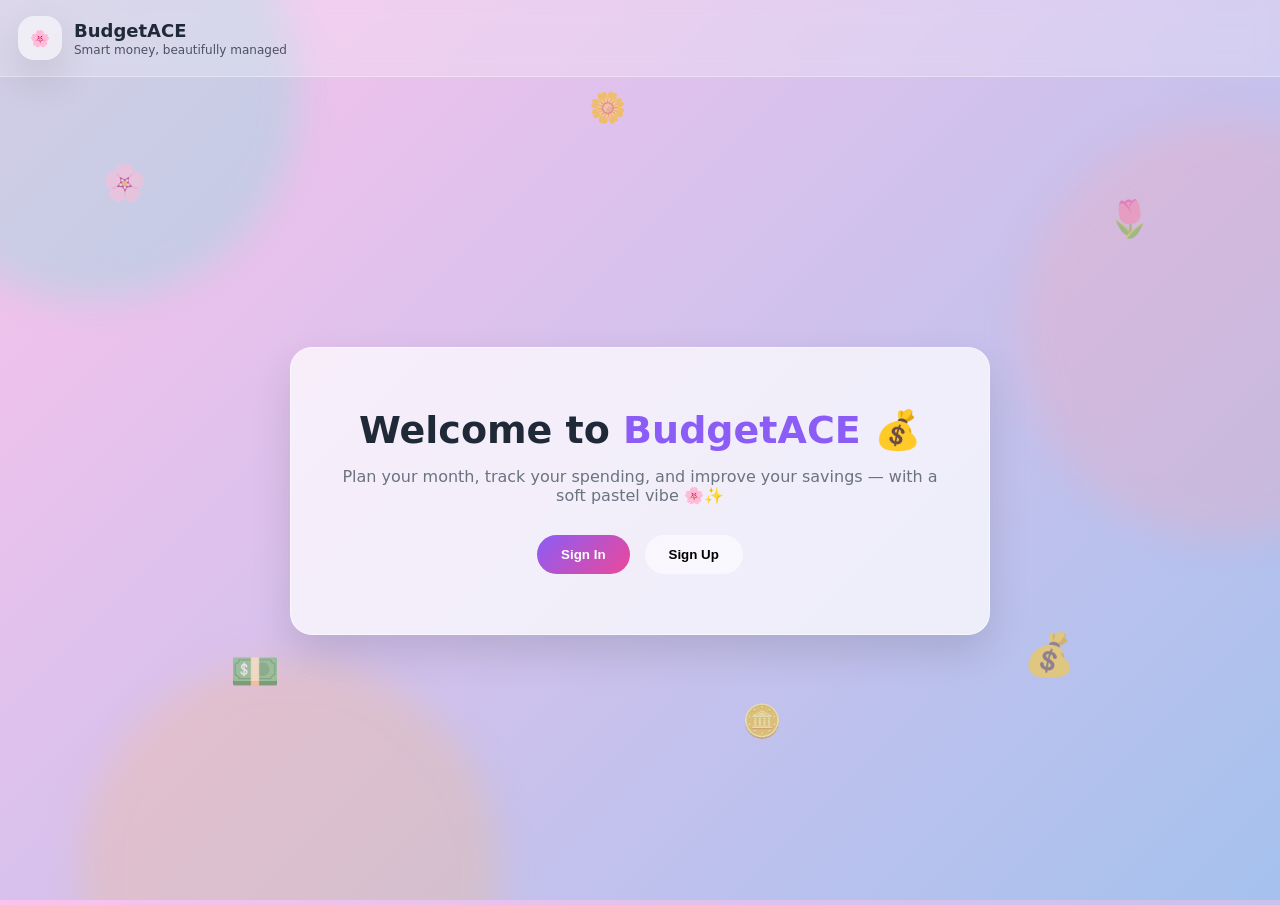
<file: index.html>
<!DOCTYPE html>
<html lang="en">
<head>
  <meta charset="UTF-8"/>
  <meta name="viewport" content="width=device-width, initial-scale=1.0"/>
  <title>BudgetACE - Welcome</title>
  <link rel="stylesheet" href="style.css"/>
</head>
<body>

  <!-- Background Decorations -->
  <div class="bg-decor" aria-hidden="true">
    <div class="blob b1"></div>
    <div class="blob b2"></div>
    <div class="blob b3"></div>

    <div class="float f1">🌸</div>
    <div class="float f2">💵</div>
    <div class="float f3">🌷</div>
    <div class="float f4">💰</div>
    <div class="float f5">🌼</div>
    <div class="float f6">🪙</div>
  </div>

  <!-- Top Bar -->
  <header class="topbar">
    <div class="brand">
      <div class="logo">🌸</div>
      <div>
        <div class="brand-name">BudgetACE</div>
        <div class="brand-tagline">Smart money, beautifully managed</div>
      </div>
    </div>
  </header>

  <!-- Main Centered Content -->
  <main class="wrap center">
    <section class="card" style="padding:60px 40px; text-align:center; max-width:700px; width:100%;">
      
      <h1 style="font-size:38px;">
        Welcome to <span style="color:#8b5cf6;">BudgetACE</span> 💰
      </h1>

      <p class="muted" style="margin-top:15px; font-size:16px;">
        Plan your month, track your spending, and improve your savings —  
        with a soft pastel vibe 🌸✨
      </p>

      <div style="margin-top:30px; display:flex; justify-content:center; gap:15px; flex-wrap:wrap;">
        <a href="signin.html">
          <button class="btn primary" style="padding:12px 24px;">Sign In</button>
        </a>

        <a href="signup.html">
          <button class="btn ghost" style="padding:12px 24px;">Sign Up</button>
        </a>
      </div>

      

    </section>
  </main>

  <script src="auth.js"></script>

</body>
</html>
</file>
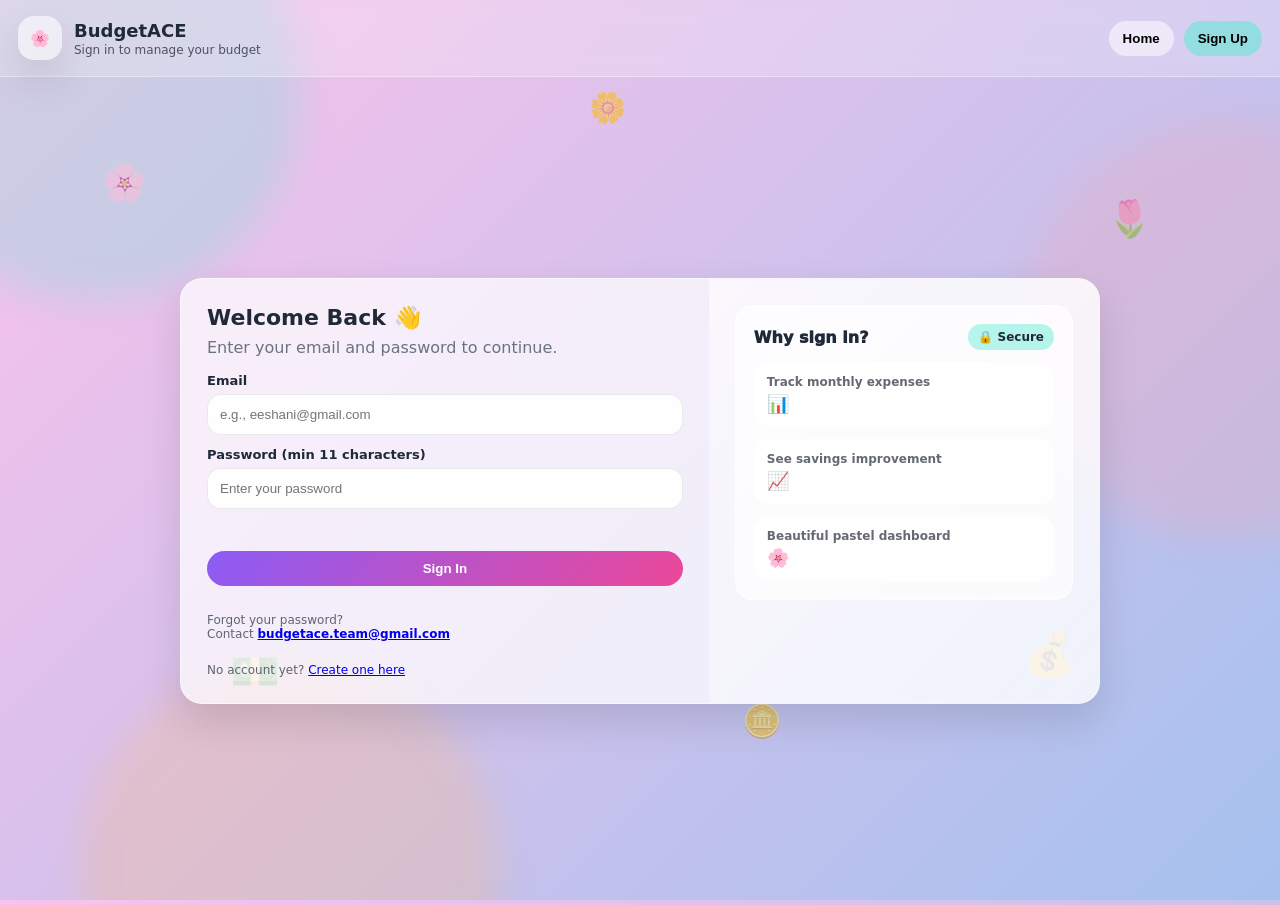
<file: signin.html>
<!DOCTYPE html>
<html lang="en">
<head>
  <meta charset="UTF-8"/>
  <meta name="viewport" content="width=device-width, initial-scale=1.0"/>
  <title>BudgetACE - Sign In</title>
  <link rel="stylesheet" href="style.css"/>
</head>
<body>

  <!-- Background Decorations -->
  <div class="bg-decor" aria-hidden="true">
    <div class="blob b1"></div>
    <div class="blob b2"></div>
    <div class="blob b3"></div>

    <div class="float f1">🌸</div>
    <div class="float f2">💵</div>
    <div class="float f3">🌷</div>
    <div class="float f4">💰</div>
    <div class="float f5">🌼</div>
    <div class="float f6">🪙</div>
  </div>

  <!-- Header -->
  <header class="topbar">
    <div class="brand">
      <div class="logo">🌸</div>
      <div>
        <div class="brand-name">BudgetACE</div>
        <div class="brand-tagline">Sign in to manage your budget</div>
      </div>
    </div>

    <div style="display:flex; gap:10px;">
      <a href="index.html">
        <button class="btn ghost" type="button">Home</button>
      </a>

      <a href="signup.html">
        <button class="btn soft" type="button">Sign Up</button>
      </a>
    </div>
  </header>

  <!-- Main Content -->
  <main class="wrap center">
    <section class="card panel">

      <!-- LEFT SIDE FORM -->
      <div class="left">
        <h2>Welcome Back 👋</h2>
        <p class="muted" style="margin-top:8px;">
          Enter your email and password to continue.
        </p>

        <form class="form" id="signInForm">

          <label>
            Email
            <input 
              id="inEmail" 
              type="email" 
              placeholder="e.g., eeshani@gmail.com" 
              required 
            />
          </label>

          <label>
            Password (min 11 characters)
            <input 
              id="inPassword" 
              type="password" 
              minlength="11"
              placeholder="Enter your password" 
              required 
            />
          </label>

          <div id="inMsg" class="error" style="min-height:18px;"></div>

          <button class="btn primary" type="submit">
            Sign In
          </button>

          <!-- Forgot Password Section -->
          <p class="hint" style="margin-top:15px;">
            Forgot your password?
            <br>
            Contact 
            <strong>
              <a href="mailto:budgetace.team@gmail.com">
                budgetace.team@gmail.com
              </a>
            </strong>
          </p>

          <p class="hint" style="margin-top:10px;">
            No account yet? 
            <a href="signup.html">Create one here</a>
          </p>

        </form>
      </div>

      <!-- RIGHT SIDE INFO PANEL -->
      <div class="right">
        <div class="hero-card">

          <div class="hero-top">
            <div style="font-weight:1000;">
              Why sign in?
            </div>
            <div class="hero-badge">🔒 Secure</div>
          </div>

          <div class="metric">
            <div class="metric-label">
              Track monthly expenses
            </div>
            <div class="metric-value">📊</div>
          </div>

          <div class="metric">
            <div class="metric-label">
              See savings improvement
            </div>
            <div class="metric-value">📈</div>
          </div>

          <div class="metric">
            <div class="metric-label">
              Beautiful pastel dashboard
            </div>
            <div class="metric-value">🌸</div>
          </div>

        </div>
      </div>

    </section>
  </main>

  <script src="auth.js"></script>

</body>
</html>
</file>
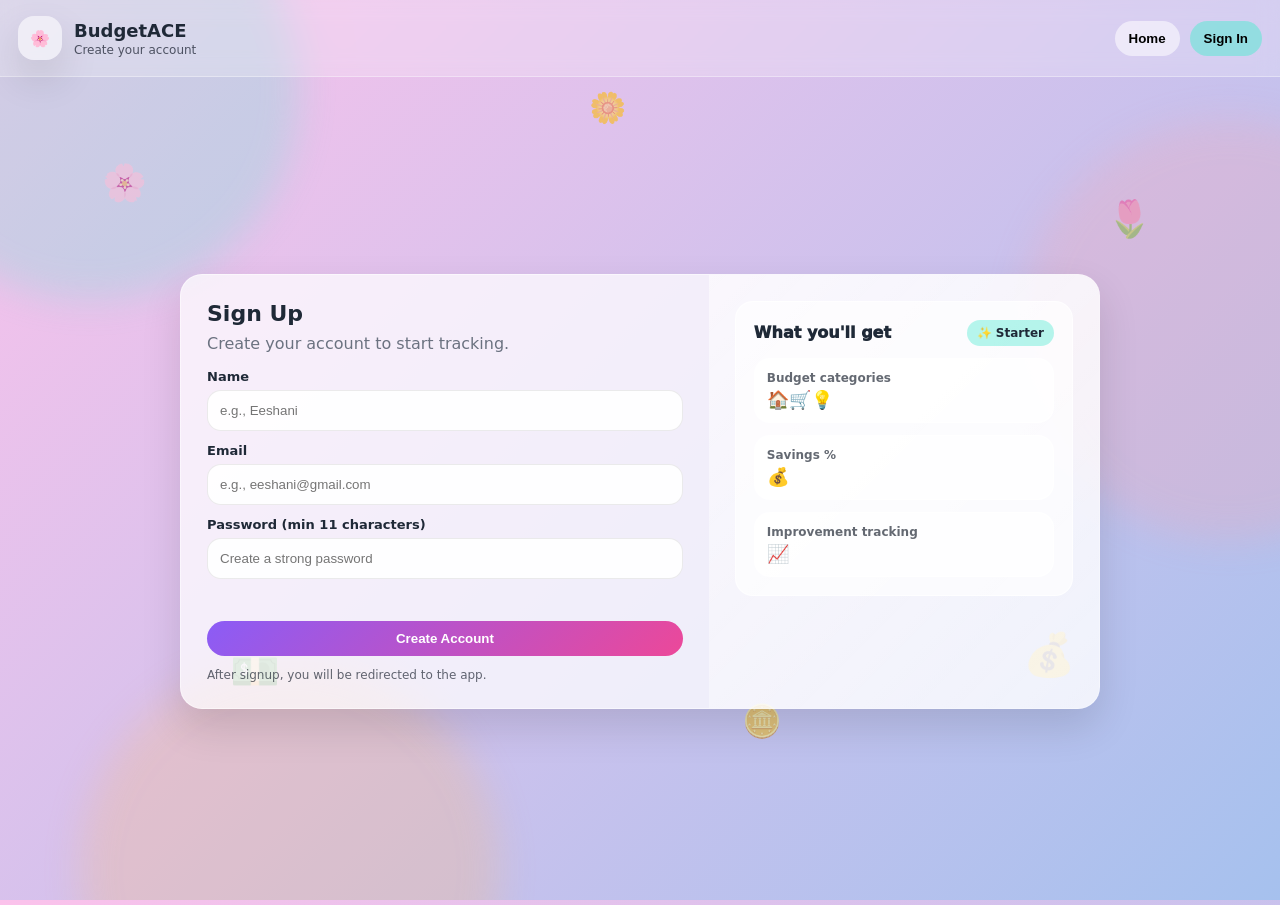
<file: signup.html>
<!DOCTYPE html>
<html lang="en">
<head>
  <meta charset="UTF-8"/>
  <meta name="viewport" content="width=device-width, initial-scale=1.0"/>
  <title>BudgetACE - Sign Up</title>
  <link rel="stylesheet" href="style.css"/>
</head>
<body>
  <div class="bg-decor" aria-hidden="true">
    <div class="blob b1"></div><div class="blob b2"></div><div class="blob b3"></div>
    <div class="float f1">🌸</div><div class="float f2">💵</div><div class="float f3">🌷</div>
    <div class="float f4">💰</div><div class="float f5">🌼</div><div class="float f6">🪙</div>
  </div>

  <header class="topbar">
    <div class="brand">
      <div class="logo">🌸</div>
      <div>
        <div class="brand-name">BudgetACE</div>
        <div class="brand-tagline">Create your account</div>
      </div>
    </div>
    <div style="display:flex; gap:10px;">
      <a href="index.html"><button class="btn ghost" type="button">Home</button></a>
      <a href="signin.html"><button class="btn soft" type="button">Sign In</button></a>
    </div>
  </header>

  <main class="wrap center">
    <section class="card panel">
      <div class="left">
        <h2>Sign Up</h2>
        <p class="muted" style="margin-top:8px;">Create your account to start tracking.</p>

        <form class="form" id="signUpForm">
          <label>
            Name
            <input id="upName" type="text" placeholder="e.g., Eeshani" required />
          </label>

          <label>
            Email
            <input id="upEmail" type="email" placeholder="e.g., eeshani@gmail.com" required />
          </label>

          <label>
            Password (min 11 characters)
            <input id="upPassword" type="password" placeholder="Create a strong password" required />
          </label>

          <div id="upMsg" class="error" style="min-height:18px;"></div>

          <button class="btn primary" type="submit">Create Account</button>
          <p class="hint">After signup, you will be redirected to the app.</p>
        </form>
      </div>

      <div class="right">
        <div class="hero-card">
          <div class="hero-top">
            <div style="font-weight:1000;">What you'll get</div>
            <div class="hero-badge">✨ Starter</div>
          </div>
          <div class="metric">
            <div class="metric-label">Budget categories</div>
            <div class="metric-value">🏠🛒💡</div>
          </div>
          <div class="metric">
            <div class="metric-label">Savings %</div>
            <div class="metric-value">💰</div>
          </div>
          <div class="metric">
            <div class="metric-label">Improvement tracking</div>
            <div class="metric-value">📈</div>
          </div>
        </div>
      </div>
    </section>
  </main>

  <script src="auth.js"></script>
</body>
</html>
</file>
<file: style.css>
:root{
  --bg1:#fbc2eb;
  --bg2:#a6c1ee;

  --card:#ffffffcc;
  --cardSolid:#ffffff;

  --text:#1f2937;
  --muted:#6b7280;

  --accent:#8b5cf6;
  --mint:#5eead4;
  --rose:#fda4af;
  --peach:#fdba74;

  --shadow: 0 18px 40px rgba(0,0,0,.12);
  --radius: 22px;
}

*{ box-sizing:border-box; }
html,body{ height:100%; }
body{
  margin:0;
  font-family: ui-sans-serif, system-ui, -apple-system, Segoe UI, Roboto, Arial;
  color:var(--text);
  background: linear-gradient(135deg, var(--bg1), var(--bg2));
  overflow-x:hidden;
}

/* background decor */
.bg-decor{ position:fixed; inset:0; z-index:-1; overflow:hidden; }
.blob{
  position:absolute; width:420px; height:420px; border-radius:50%;
  filter: blur(18px); opacity:.25; animation: drift 16s ease-in-out infinite;
}
.b1{ left:-120px; top:-120px; background: var(--mint); }
.b2{ right:-160px; top:120px; background: var(--rose); animation-delay: -6s; }
.b3{ left:80px; bottom:-180px; background: var(--peach); animation-delay: -10s; }
@keyframes drift{
  0%,100%{ transform: translate(0,0) scale(1); }
  50%{ transform: translate(40px, -30px) scale(1.08); }
}
.float{ position:absolute; font-size: 36px; opacity:.55; animation: floaty 10s ease-in-out infinite; }
.f1{ left:8%; top:18%; }
.f2{ left:18%; top:72%; animation-delay:-3s; font-size:40px;}
.f3{ right:10%; top:22%; animation-delay:-5s;}
.f4{ right:16%; top:70%; animation-delay:-2s; font-size:42px;}
.f5{ left:46%; top:10%; animation-delay:-7s; font-size:30px;}
.f6{ left:58%; top:78%; animation-delay:-4s; font-size:32px;}
@keyframes floaty{ 0%,100%{ transform: translateY(0) rotate(0deg);} 50%{ transform: translateY(-18px) rotate(6deg);} }

/* Top bar */
.topbar{
  position:sticky; top:0;
  display:flex; justify-content:space-between; align-items:center;
  padding: 16px 18px;
  backdrop-filter: blur(10px);
  background: rgba(255,255,255,.22);
  border-bottom: 1px solid rgba(255,255,255,.35);
}
.brand{ display:flex; gap:12px; align-items:center; }
.logo{
  width:44px; height:44px; border-radius: 16px;
  display:grid; place-items:center;
  background: rgba(255,255,255,.55);
  box-shadow: var(--shadow);
}
.brand-name{ font-weight: 900; font-size: 18px; }
.brand-tagline{ font-size: 12px; color: rgba(17,24,39,.7); margin-top:2px; }
.wrap{ padding: 18px; max-width: 1100px; margin: 0 auto; }

.card{
  background: rgba(255,255,255,.72);
  border: 1px solid rgba(255,255,255,.5);
  border-radius: var(--radius);
  box-shadow: var(--shadow);
}

.btn{
  border:0; padding: 10px 14px; border-radius: 999px;
  cursor:pointer; font-weight: 800;
  transition: transform .12s ease, opacity .12s ease;
}
.btn:active{ transform: scale(.98); }
.btn.primary{ background: linear-gradient(135deg, var(--accent), #ec4899); color:white; }
.btn.ghost{ background: rgba(255,255,255,.55); }
.btn.soft{ background: rgba(94,234,212,.55); }
.btn:hover{ opacity:.92; }

.center{
  display:grid;
  place-items:center;
  min-height: calc(100vh - 72px);
}

.panel{
  width: min(920px, 94vw);
  display:grid;
  grid-template-columns: 1.15fr .85fr;
  overflow:hidden;
}

.left{
  padding: 26px;
}
.right{
  padding: 26px;
  background: linear-gradient(135deg, rgba(255,255,255,.55), rgba(255,255,255,.25));
}

h1{ margin:0; font-size: 34px; }
h2{ margin:0; font-size: 22px; }
.muted{ color: var(--muted); }

.form{
  display:grid; gap: 12px;
  margin-top: 14px;
}
label{
  display:grid; gap: 6px;
  font-weight: 900; font-size: 13px;
}
input{
  padding: 12px;
  border-radius: 14px;
  border: 1px solid rgba(0,0,0,.08);
  background: rgba(255,255,255,.9);
  outline:none;
}
.hint{ margin:0; font-size: 12px; color: rgba(17,24,39,.65); }
.error{ color:#b91c1c; font-weight: 800; font-size: 13px; }
.success{ color:#166534; font-weight: 900; font-size: 13px; }

.hero-card{
  background: rgba(255,255,255,.65);
  border: 1px solid rgba(255,255,255,.7);
  border-radius: 18px;
  padding: 18px;
}
.hero-top{ display:flex; justify-content:space-between; align-items:center; }
.hero-badge{
  font-size: 12px; font-weight: 900;
  padding: 6px 10px; border-radius: 999px;
  background: rgba(94,234,212,.45);
}
.metric{
  background: rgba(255,255,255,.75);
  border: 1px solid rgba(255,255,255,.7);
  border-radius: 16px;
  padding: 12px;
  margin-top: 12px;
}
.metric-label{ color: rgba(17,24,39,.65); font-size: 12px; font-weight: 900; }
.metric-value{ font-size: 18px; font-weight: 1000; margin-top: 4px; }

.grid{
  display:grid;
  grid-template-columns: 1.1fr .9fr;
  gap: 16px;
}

.card-pad{ padding: 18px; }

.table{
  width:100%;
  border-collapse: collapse;
}
.table th{
  text-align:left;
  font-size: 12px;
  color: rgba(17,24,39,.7);
  padding: 10px;
  border-bottom: 1px solid rgba(0,0,0,.06);
}
.table td{
  padding: 10px;
  border-bottom: 1px solid rgba(0,0,0,.05);
}
.table input{ width: 110px; }

.kpiRow{
  display:grid;
  grid-template-columns: repeat(4, 1fr);
  gap: 10px;
  margin-top: 12px;
}
.kpi{
  background: rgba(255,255,255,.75);
  border: 1px solid rgba(255,255,255,.7);
  border-radius: 18px;
  padding: 12px;
}
.kpiTitle{ font-size: 12px; color: rgba(17,24,39,.7); font-weight: 900; }
.kpiValue{ font-size: 18px; font-weight: 1000; margin-top: 6px; }

.note{
  margin-top: 12px;
  padding: 14px;
  border-radius: 18px;
  background: rgba(163,230,53,.18);
  border: 1px solid rgba(255,255,255,.7);
  font-weight: 900;
}

@media (max-width: 980px){
  .panel{ grid-template-columns: 1fr; }
  .grid{ grid-template-columns: 1fr; }
  .kpiRow{ grid-template-columns: repeat(2, 1fr); }
}
</file>
